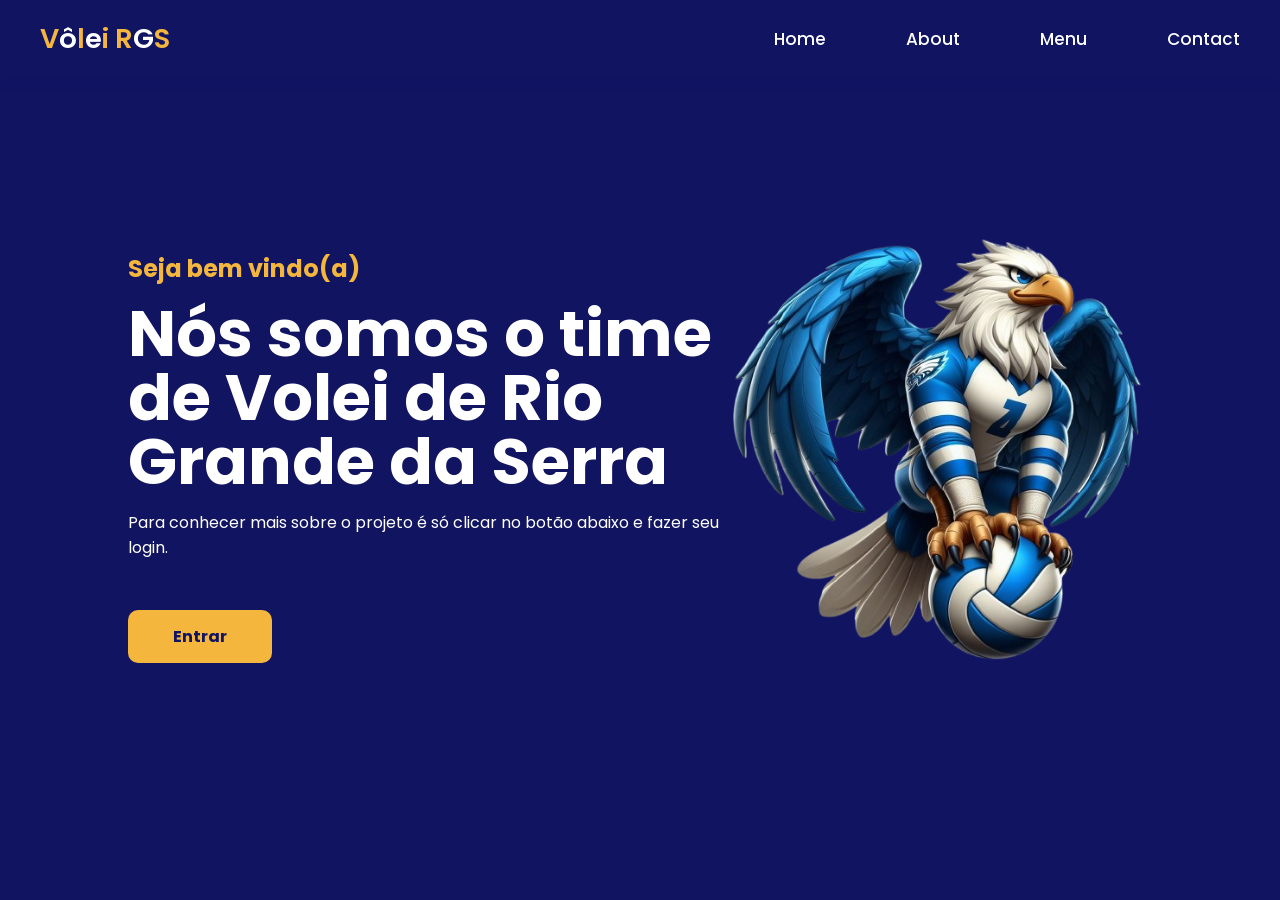
<file: projetoRGS/html/Index.html>
<!DOCTYPE html>
<html lang="Pt-br">
<head>
    <meta charset="UTF-8">
    <meta http-equiv="X-UA-Compatible" content="IE=edge">
    <meta name="viewport" content="width=device-width, initial-scale=1.0">
    <link href='https://unpkg.com/boxicons@2.1.2/css/boxicons.min.css' rel='stylesheet'>
    <link rel="stylesheet" href="../css/Index.css">
    <link rel="shortcut icon" type="imagex/png" href="../img/logo_projeto.png">
    <title>webSite</title>
</head>
<body>
    <header>
        <nav class="navigation">
            <a href="#" class="logo">V<span>ô</span>l<span>e</span>i R<span>G</span>S</a>
            <ul class="nav-menu">
                <li class="nav-item"><a href="#">Home</a></li>
                <li class="nav-item"><a href="#">About</a></li>
                <li class="nav-item"><a href="#">Menu</a></li>
                <li class="nav-item"><a href="#">Contact</a></li>
             
            </ul>
            <div class="menu">
                <span class="bar"></span>
                <span class="bar"></span>
                <span class="bar"></span>
            </div>
        </nav>
    </header>
    <main>
        <section class="home">
            <div class="home-text">
                <h4 class="text-h4">Seja bem vindo(a)</h4>
                <h1 class="text-h1">Nós somos o time de Volei de Rio Grande da Serra</h1>
                <p>Para conhecer mais sobre o projeto é só clicar no botão abaixo e fazer seu login.</p>
                <a href="../html/login.php" class="home-btn">Entrar</a>
            </div>
            <div class="home-img">
                <img src="../img/mascote_teste.png" alt="hamburguer">
            </div>
        </section>
    </main>
    <script src="../js/Index.js"></script>
</body>
</html>
</file>
<file: projetoRGS/css/Index.css>
@import url('https://fonts.googleapis.com/css2?family=Poppins:wght@300;400;500;600;700&display=swap');

*{
    margin: 0;
    padding: 0;
    box-sizing: border-box;
    font-family: 'Poppins', sans-serif;
    list-style: none;
    text-decoration: none;
    background-color: #111461;
}
:root{
    --red:#f4b63d;
    --white:#111461;
    --dark:#ffffff;
}
body{
    color: var(--dark);
    background: var(--white);
}

#logoM{
    width: 1rem; /* Ou qualquer largura desejada */
    height: auto;
}

.navigation{
    display: flex;
    align-items: center;
    justify-content: space-between;
    padding: 18px 40px;
    box-shadow: 0 0.1rem 0.5rem #111461;
    width: 100%;
    background: var(--white);
    transition: all 0.5s;
    position: fixed;
    color: #ffffff;
}
.navigation .logo{
    color: var(--red);
    font-size: 1.7rem;
    font-weight: 600;
}
.logo span{
    color: var(--dark);
}
.navigation ul{
    display: flex;
    align-items: center;
    gap: 5rem;
}
.navigation ul li a{
    color: var(--dark);
    font-size: 17px;
    font-weight: 500;
    transition: all 0.5s;
}
.navigation ul li a:hover{
    color: var(--red);
}
.navigation i{
    cursor: pointer;
    font-size: 1.5rem;
}
.menu{
    cursor: pointer;
    display: none;
}
.menu .bar{
    display: block;
    width: 28px;
    height: 3px;
    border-radius: 3px;
    background: var(--dark);
    margin: 5px auto;
    transition: all 0.3s;
}
.menu .bar:nth-child(1),
.menu .bar:nth-child(3){
    background: var(--red);
}
.home{
    width: 100%;
    height: 100vh;
    display: flex;
    align-items: center;
    justify-content: space-between;
    padding: 0px 10%;
}
.home-text{
    max-width: 37rem;
}
.home-text .text-h4{
    font-size: 1.5rem;
    color: var(--red);
    margin-bottom: 1rem;
}
.home-text .text-h1{
    font-size: 4rem;
    margin-bottom: 1rem;
    line-height: 4rem;
}
.home-text p{
    margin-bottom: 4rem;
}
.home-btn{
    padding: 15px 45px;
    background: var(--red);
    color: var(--white);
    border-radius: 10px;
    font-weight: 700;
    transition: all 0.5s;
}
.home-btn:hover{
    background: #f4b63d;
}
.home-img img{
    width: 100%;
}
@media (max-width:785px) {
    .navigation{
        padding: 18px 20px;
    }
    .menu{
        display: block;
    }
    .menu.ativo .bar:nth-child(1){
        transform:  translateY(8px) rotate(45deg);
    }
    .menu.ativo .bar:nth-child(2) {
        opacity: 0;
    }
    .menu.ativo .bar:nth-child(3){
        transform: translateY(-8px) rotate(-45deg);
    }
    .nav-menu{
        position: fixed;
        right: -100%;
        top: 70px;
        width: 100%;
        height: 100%;
        flex-direction: column;
        background: var(--white);
        gap: -10px;
        transition: 0.3s;
    }
    .nav-menu.ativo{
        right: 0;
    }
    .nav-item{
        margin: 16px 0;
    }
    /*main*/
    .home{
        padding: 100px 2%;
        flex-direction: column;
        text-align: center;
        overflow: hidden;
        gap: 5rem;
    }
    .home .text-h4{
        font-size: 15px;
    }
    .home .text-h1{
        font-size: 2.5rem;
        line-height: 3rem;
    }
    .home p{
        font-size: 15px;
    }
    .home-img{
        width: 125%;
    }
}
</file>
